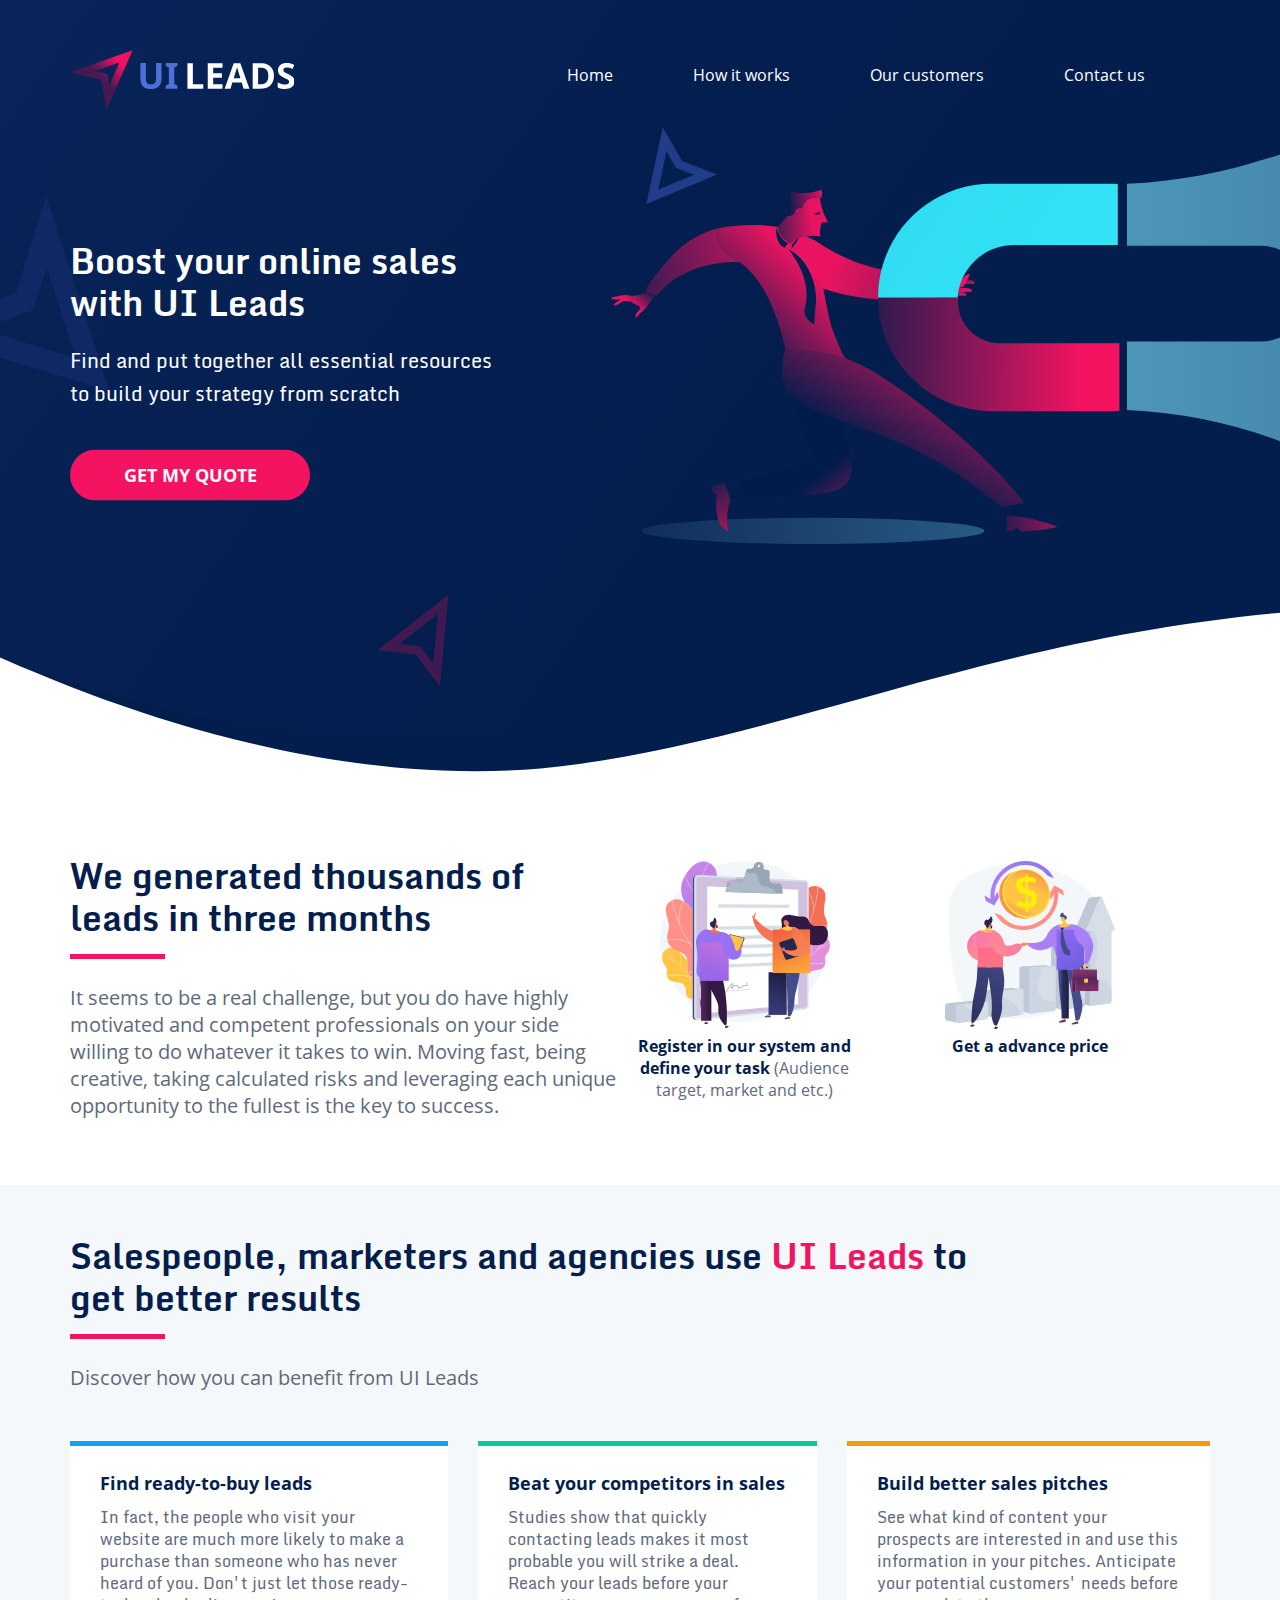
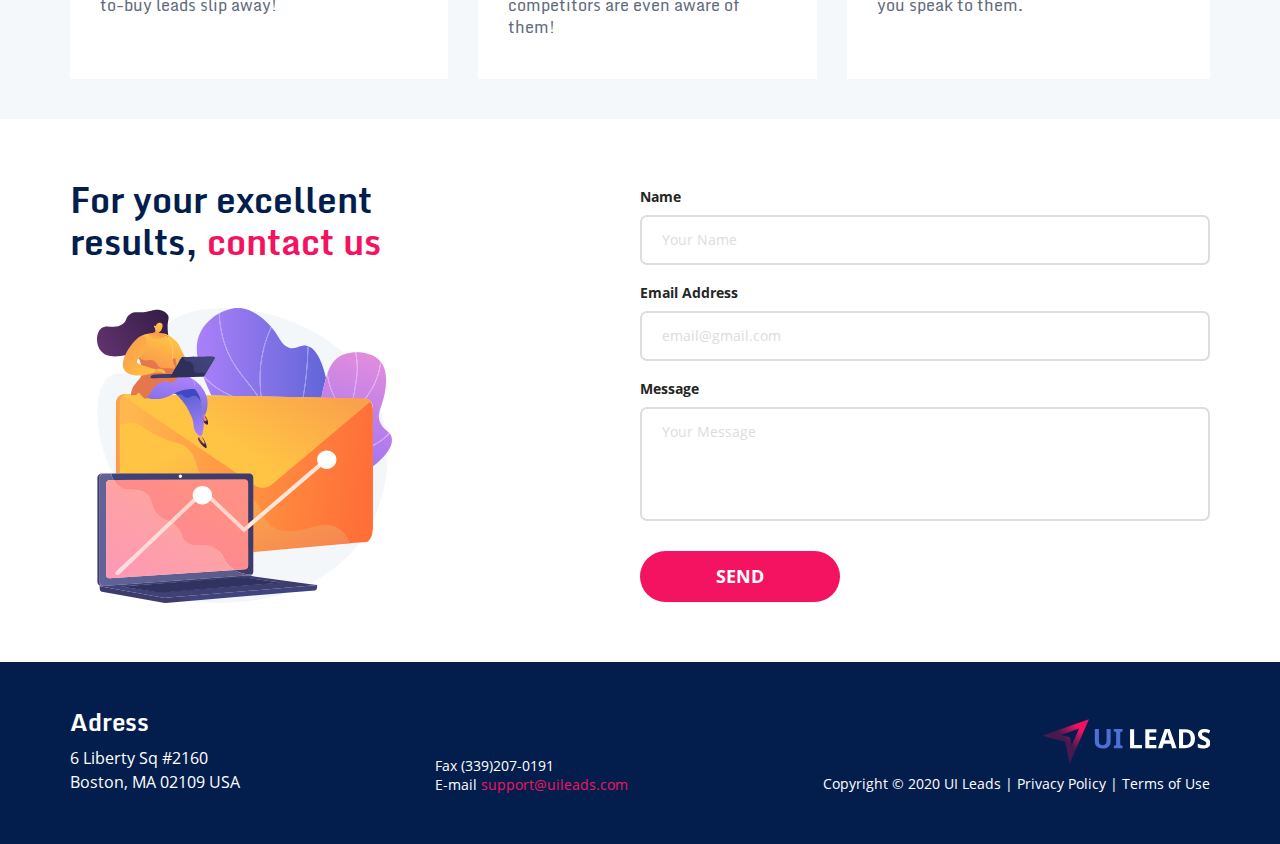
<file: index.html>
<!DOCTYPE html>
<html lang="en">
<head>
    <meta charset="utf-8"/>

    <title>UI Leads</title>
    <meta name="description" content="UI Leads"/>

    <meta name="viewport" content="width=device-width"/>
    <meta http-equiv="X-UA-Compatible" content="IE=Edge"/>

    <link rel="icon" href="img/favicon.png"/>
    <meta property="og:image" content="img/preview.jpg"/>
    <link rel="stylesheet" href="css/bootstrap.min.css"/>
    <link rel="stylesheet" href="css/normalize.css"/>
    <link rel="stylesheet" href="css/styles.css"/>
    <link rel="stylesheet" href="css/media.css"/>


</head>
<body>
<header>
    <div class="container__header fixed-top">
        <div class="container">
            <div class="header row">
                <div class="header__logo">
                    <a href="#">
                        <img class="header__logoimg" src="img/logo.svg" alt="UI Leads"/>
                    </a>
                </div>
                <nav class="header__nav">
                    <ul class="header__list-nav">
                        <li class="header__item">
                            <a href="#home__baner" class="header__link">Home</a>
                        </li>
                        <li class="header__item">
                            <a href="#services" class="header__link">How it works</a>
                        </li>
                        <li class="header__item">
                            <a href="#about" class="header__link">Our customers</a>
                        </li>
                        <li class="header__item">
                            <a href="#contacts" class="header__link">Contact us</a>
                        </li>
                    </ul>
                </nav>
                <div class="burger-menu">
                    <a href="#" class="burger-menu__button">
                        <span class="burger-menu__lines"></span>
                    </a>
                </div>
            </div>
        </div>

    </div>
</header>
<main class="home">
    <section class="home__baner" id="home__baner">
        <div class="container ">
            <div class="row caption__wrap">
                
                <div class="caption">
                    <h1 class="caption__title">
                        Boost your online sales with UI Leads
                    </h1>
                    <p class="caption__text">
                        Find and put together all essential resources to build your strategy from scratch
                    </p>
                    <button type="button" class="caption__btn btn">GET MY QUOTE</button>

                </div>
            </div>
        </div>
    </section>
    <section class="services container" id="services">
        <div class="row">
            <div class="services__left">
                <h2 class="title">We generated thousands of leads in three months</h2>
                <p class="description">
                    It seems to be a real challenge, but you do have highly motivated and competent professionals on your side willing to do whatever it takes to win. Moving fast, being creative, taking calculated risks and leveraging each unique opportunity to the fullest is the key to success.
                </p>
            </div>
            <ul class="services__right">
                <li class="services__item">
                    <img class="services__img" src="./img/ill_1.svg" alt="Register in our system and define your task (Audience target, market and etc.)">
                    <p class="services__description"><span>Register in our system and define your task</span> (Audience target, market and etc.)</p>
                </li>
                <li class="services__item">
                    <img class="services__img" src="./img/ill_2.svg" alt="Get a advance price (Audience target, market and etc.)">
                    <p class="services__description"><span>Get a advance price</span></p>
                </li>
            </ul>
            
        </div>
    </section>
    <section class="about" id="about">
        <div class="container">
            <div class="row">
                <h2 class="title">Salespeople, marketers and agencies use <span>UI Leads</span> to get better results</h2>
                <p class="description">
                    Discover how you can benefit from UI Leads
                </p>
            </div>
            <ul class="about__list row">
                <li class="about__item">
                    <h4>Find ready-to-buy leads</h4>
                    <p>In fact, the people who visit your website are much more likely to make a purchase than someone who has never heard of you. Don't just let those ready-to-buy leads slip away!</p>
                </li>
                <li class="about__item">
                    <h4>Beat your competitors in sales</h4>
                    <p>Studies show that quickly contacting leads makes it most probable you will strike a deal. Reach your leads before your competitors are even aware of them!</p>
                </li>
                <li class="about__item">
                    <h4>Build better sales pitches</h4>
                    <p>See what kind of content your prospects are interested in and use this information in your pitches. Anticipate your potential customers' needs before you speak to them.</p>
                </li>
            </ul>
        </div>
    </section> 
    <section class="contacts" id="contacts">
        <div class="container">
            <div class="row">
                <div class="contacts__left">
                    <h2 class="title">For your excellent results, <span>contact us</span></h2>
                    <img src="img/ill_contact.svg" alt="For beautiful results, contact us"/>
                </div>
                <form id="form__footer" class="form__footer">
                    <div class="form__group">
                        <label for="name" class="form__label">Name</label>
                        <input type="text" class="form__control" name="name" id="name" placeholder="Your Name"/>
                    </div>
                    <div class="form__group">
                        <label for="email">Email Address</label>
                        <input type="email" class="form__control" name="email" id="email" placeholder="email@gmail.com"/>
                    </div>
                    <div class="form__group">
                        <label for="mes">Message</label>
                        <textarea name="mes" id="mes" class="form__control" rows="5" placeholder="Your Message"></textarea>
                    </div>
                    <div class="form__box">
                        <button type="submit" id="form__btn" class="form__btn btn submit">
                            Send
                        </button>
                    </div>
                </form>
            </div>
        </div>        
    </section>  
    <div class="popup popup__login">
        <form id="form__login" class="form__login">
            <div class="btn__close">
                <svg width="30" height="30" viewBox="0 0 30 30" fill="none" xmlns="http://www.w3.org/2000/svg">
                    <circle cx="15" cy="15" r="15" fill="#DCDCDC"/>
                    <path fill-rule="evenodd" clip-rule="evenodd" d="M22.5247 8.38397L21.1745 7.00144L14.9493 13.3758L8.82109 7.10512L7.47046 8.48716L13.5991 14.7583L6.99756 21.518L8.34774 22.9005L14.9497 16.1404L21.6521 22.9986L23.0027 21.6165L16.2999 14.7579L22.5247 8.38397Z" fill="white"/>
                </svg>
            </div>  
            <h2 class="title">Log in</h2>
            <span>Enter your email and password to access your account </span>
            <div class="form__group">
                <label for="login__email">Email </label>
                <input type="text" class="form__control" name="login__email" id="login__email" placeholder="Your Email"/>
            </div>
            <div class="form__group">
                <label for="login__password">Password</label>
                <input type="password" class="form__control" name="login__password" id="login__password" placeholder="Your password"/>
            </div>
            <div class="form__box">
                <button type="submit" id="login__btn" class="form__btn btn submit">
                    Enter
                </button>
            </div>
            <p>If you don’t have an account, <a href="#" class="login__link">Registration</a></p>
        </form>
    </div>
    <div class="popup popup__registration">
        <form id="form__registration" class="form__registration">
            <div class="btn__close">
                <svg width="30" height="30" viewBox="0 0 30 30" fill="none" xmlns="http://www.w3.org/2000/svg">
                    <circle cx="15" cy="15" r="15" fill="#DCDCDC"/>
                    <path fill-rule="evenodd" clip-rule="evenodd" d="M22.5247 8.38397L21.1745 7.00144L14.9493 13.3758L8.82109 7.10512L7.47046 8.48716L13.5991 14.7583L6.99756 21.518L8.34774 22.9005L14.9497 16.1404L21.6521 22.9986L23.0027 21.6165L16.2999 14.7579L22.5247 8.38397Z" fill="white"/>
                </svg>
            </div>
            <h2 class="title">Registration</h2>  
            <span>Enter your name and email to send the request for registration </span>
            <div class="form__group">
                <label for="registration__name">Name</label>
                <input type="text" class="form__control" name="registration__name" id="registration__name" placeholder="Your Name"/>
            </div>
            <div class="form__group">
                <label for="registration__email">Email</label>
                <input type="text" class="form__control" name="registration__email" id="registration__email" placeholder="email@gmail.com"/>
            </div>
            <div class="form__box">
                <button type="submit" id="registration__btn" class="form__btn btn submit">
                    Send
                </button>
            </div>
        </form>
    </div>
    <div class="popup__owerlay"></div>
</main>
<footer class="footer">
    <div class="container">
        <div class="row">
            <div class="footer__left">
                <h3>Adress</h3>
                <p>
                    6 Liberty Sq #2160<br/> Boston, MA 02109 USA
                </p>
            </div>
            <div class="footer__center">
                <span class="description">Fax (339)207-0191</span>
                <span class="description">E-mail <a href="mailto:support@uileads.com">support@uileads.com</a></span>
                <span class="description">Copyright &#169; 2020 UI Leads | <a href="privacy-policy.html">Privacy Policy</a> | <a href="terms-and-conditions.html">Terms of Use</a></span>
            </div>
            <div class="footer__right">
                <div class="footer__logo">
                    <img src="img/logo-footer.svg" alt="UI Leads"/>
                </div>
                <span class="description">Copyright &#169; 2020 UI Leads | <a href="privacy-policy.html">Privacy Policy</a> | <a href="terms-and-conditions.html">Terms of Use</a></span>
            </div>            
        </div>
    </div>
</footer>
<!-- Bootstrap Core JavaScript -->
<script src="js/jquery-3.3.1.min.js"></script>
<script src="js/jquery.validate.min.js"></script>
<script src="js/popper.min.js"></script>
<script src="js/bootstrap.min.js"></script>
<script src="js/scripts.js"></script>
</body>
</html>
</file>
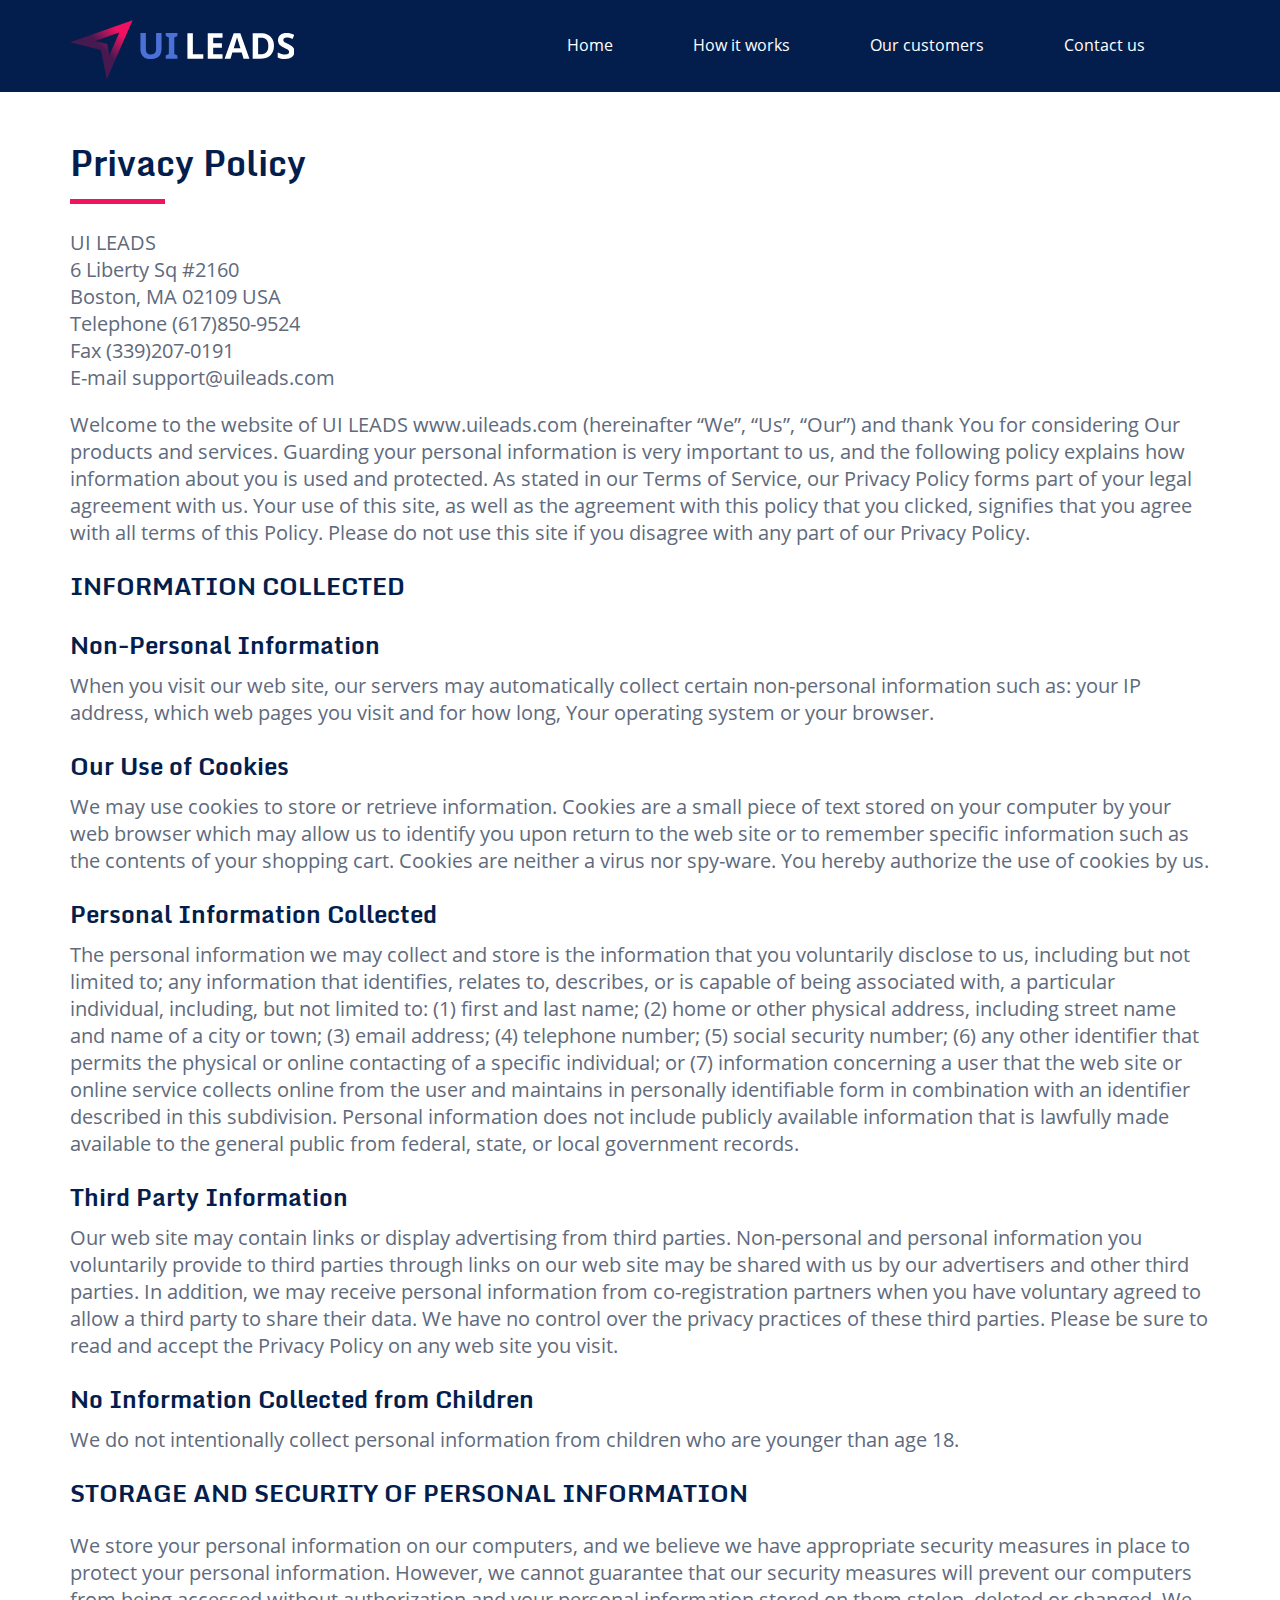
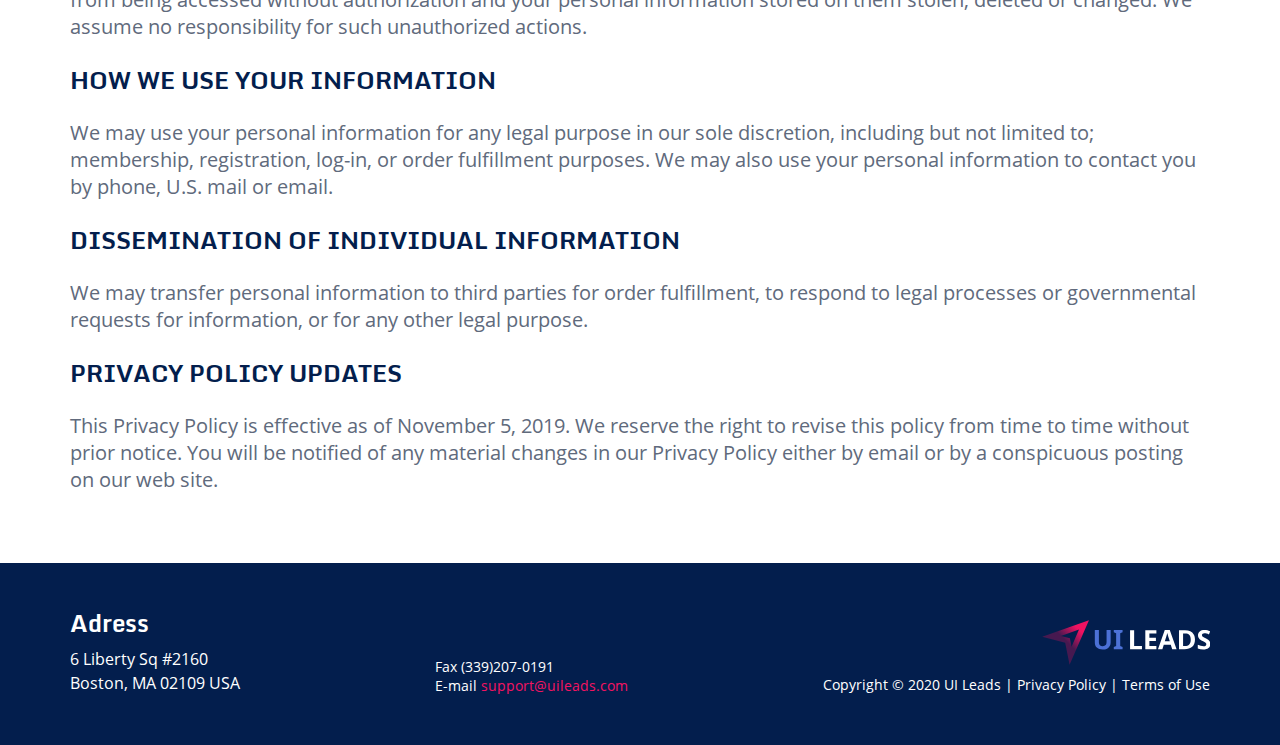
<file: privacy-policy.html>
<!DOCTYPE html>
<html lang="en">
<head>
    <meta charset="utf-8"/>

    <title>UI Leads Privacy Policy</title>
    <meta name="description" content="Privacy Policy"/>

    <meta name="viewport" content="width=device-width"/>
    <meta http-equiv="X-UA-Compatible" content="IE=Edge"/>

    <link rel="icon" href="img/favicon.png"/>
    <meta property="og:image" content="img/preview.jpg"/>
    <link rel="stylesheet" href="css/bootstrap.min.css"/>
    <link rel="stylesheet" href="css/normalize.css"/>
    <link rel="stylesheet" href="css/styles.css"/>
    <link rel="stylesheet" href="css/media.css"/>


</head>
<body>
<header class="inner">
    <div class="container__header fixed-top">
        <div class="container">
            <div class="header row">
                <div class="header__logo">
                    <a href="./index.html">
                        <img class="header__logoimg" src="img/logo.svg" alt="UI Leads"/>
                    </a>
                </div>
                <nav class="header__nav">
                    <ul class="header__list-nav">
                        <li class="header__item">
                            <a href="./index.html" class="header__link">Home</a>
                        </li>
                        <li class="header__item">
                            <a href="./index.html#services" class="header__link">How it works</a>
                        </li>
                        <li class="header__item">
                            <a href="./index.html#about" class="header__link">Our customers</a>
                        </li>
                        <li class="header__item">
                            <a href="./index.html#contacts" class="header__link">Contact us</a>
                        </li>
                    </ul>
                </nav>
                <div class="burger-menu">
                    <a href="#" class="burger-menu__button">
                        <span class="burger-menu__lines"></span>
                    </a>
                </div>
            </div>
        </div>
    </div>
</header>
<main class="content">
    <section class="container">
        <div class="row">
            <h1 class="title">Privacy Policy</h1>
            <p>
                UI LEADS<br/> 
                6 Liberty Sq #2160<br/>
                Boston, MA 02109 USA<br/>
                Telephone (617)850-9524<br/>
                Fax (339)207-0191<br/>
                E-mail support@uileads.com
            </p>
            <p>
                Welcome to the website of UI LEADS www.uileads.com (hereinafter “We”, “Us”, “Our”) and thank You for considering Our products and services. Guarding your personal information is very important to us, and the following policy explains how information about you is used and protected. As stated in our Terms of Service, our Privacy Policy forms part of your legal agreement with us. Your use of this site, as well as the agreement with this policy that you clicked, signifies that you agree with all terms of this Policy. Please do not use this site if you disagree with any part of our Privacy Policy.
            </p>
            <h2>INFORMATION COLLECTED</h2>        
            <h3>Non-Personal Information</h3>    
            <p>When you visit our web site, our servers may automatically collect certain non-personal information such as: your IP address, which web pages you visit and for how long, Your operating system or your browser.</p>
            <h3>Our Use of Cookies </h3>
            <p>We may use cookies to store or retrieve information. Cookies are a small piece of text stored on your computer by your web browser which may allow us to identify you upon return to the web site or to remember specific information such as the contents of your shopping cart. Cookies are neither a virus nor spy-ware. You hereby authorize the use of cookies by us. </p>
            <h3>Personal Information Collected </h3>
            <p>The personal information we may collect and store is the information that you voluntarily disclose to us, including but not limited to; any information that identifies, relates to, describes, or is capable of being associated with, a particular individual, including, but not limited to: (1) first and last name; (2) home or other physical address, including street name and name of a city or town; (3) email address; (4) telephone number; (5) social security number; (6) any other identifier that permits the physical or online contacting of a specific individual; or (7) information concerning a user that the web site or online service collects online from the user and maintains in personally identifiable form in combination with an identifier described in this subdivision. Personal information does not include publicly available information that is lawfully made available to the general public from federal, state, or local government records. </p>
            <h3>Third Party Information </h3>
            <p>Our web site may contain links or display advertising from third parties. Non-personal and personal information you voluntarily provide to third parties through links on our web site may be shared with us by our advertisers and other third parties. In addition, we may receive personal information from co-registration partners when you have voluntary agreed to allow a third party to share their data. We have no control over the privacy practices of these third parties. Please be sure to read and accept the Privacy Policy on any web site you visit. </p>
            <h3>No Information Collected from Children </h3>
            <p>We do not intentionally collect personal information from children who are younger than age 18. </p>
            <h2>STORAGE AND SECURITY OF PERSONAL INFORMATION</h2>
            <p>We store your personal information on our computers, and we believe we have appropriate security measures in place to protect your personal information. However, we cannot guarantee that our security measures will prevent our computers from being accessed without authorization and your personal information stored on them stolen, deleted or changed. We assume no responsibility for such unauthorized actions.</p>
            <h2>HOW WE USE YOUR INFORMATION </h2>
            <p>We may use your personal information for any legal purpose in our sole discretion, including but not limited to; membership, registration, log-in, or order fulfillment purposes. We may also use your personal information to contact you by phone, U.S. mail or email. </p>
            <h2>DISSEMINATION OF INDIVIDUAL INFORMATION </h2>
            <p>We may transfer personal information to third parties for order fulfillment, to respond to legal processes or governmental requests for information, or for any other legal purpose. </p>
            <h2>PRIVACY POLICY UPDATES </h2>
            <p>This Privacy Policy is effective as of November 5, 2019. We reserve the right to revise this policy from time to time without prior notice. You will be notified of any material changes in our Privacy Policy either by email or by a conspicuous posting on our web site. </p>

        </div>
    </section>
</main>
<footer class="footer">
    <div class="container">
        <div class="row">
            <div class="footer__left">
                <h3>Adress</h3>
                <p>
                    6 Liberty Sq #2160<br/> Boston, MA 02109 USA
                </p>
            </div>
            <div class="footer__center">
                <span class="description">Fax (339)207-0191</span>
                <span class="description">E-mail <a href="mailto:support@uileads.com">support@uileads.com</a></span>
                <span class="description">Copyright &#169; 2020 UI Leads | <a href="privacy-policy.html">Privacy Policy</a> | <a href="terms-and-conditions.html">Terms of Use</a></span>
            </div>
            <div class="footer__right">
                <div class="footer__logo">
                    <img src="img/logo-footer.svg" alt="UI Leads"/>
                </div>
                <span class="description">Copyright &#169; 2020 UI Leads | <a href="privacy-policy.html">Privacy Policy</a> | <a href="terms-and-conditions.html">Terms of Use</a></span>
            </div>          
        </div>
    </div>
</footer>
<!-- Bootstrap Core JavaScript -->
<script src="js/jquery-3.3.1.min.js"></script>
<script src="js/jquery.validate.min.js"></script>
<script src="js/popper.min.js"></script>
<script src="js/bootstrap.min.js"></script>
<script src="js/scripts.js"></script>
</body>
</html>
</file>
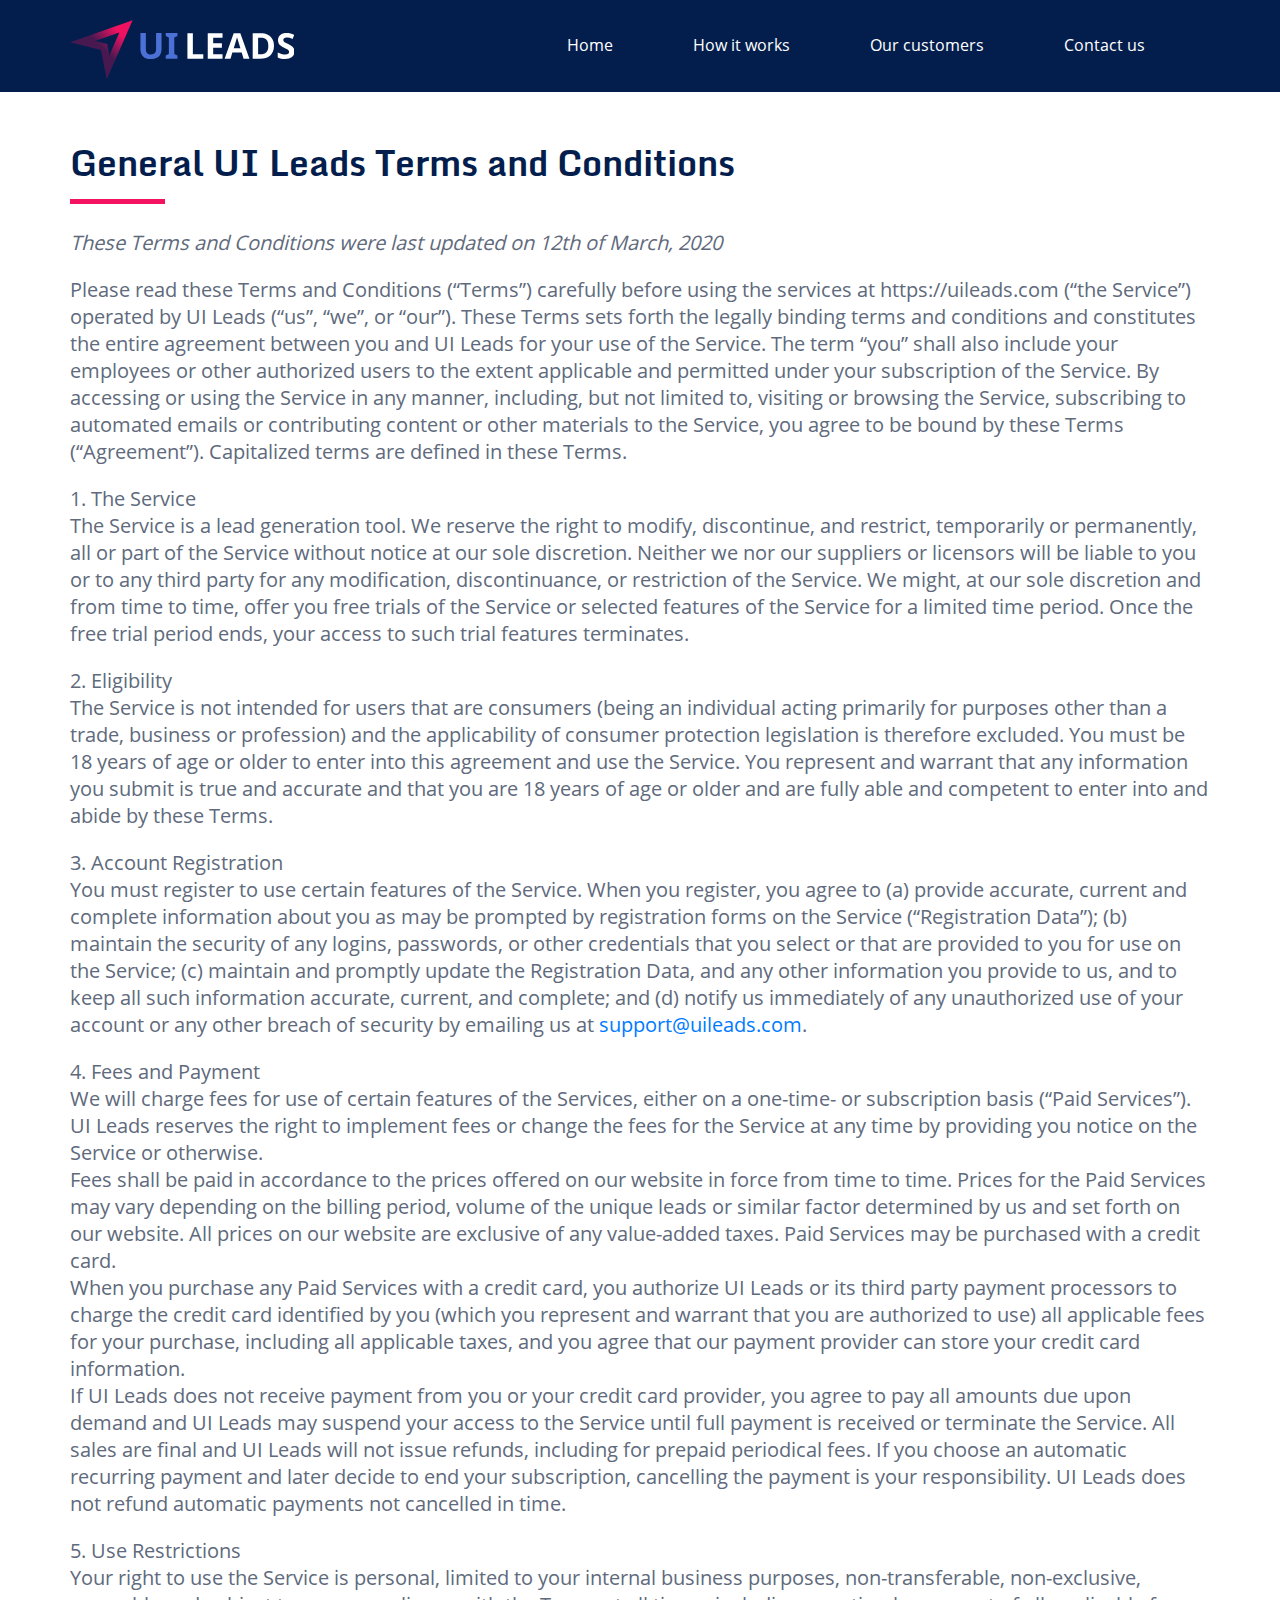
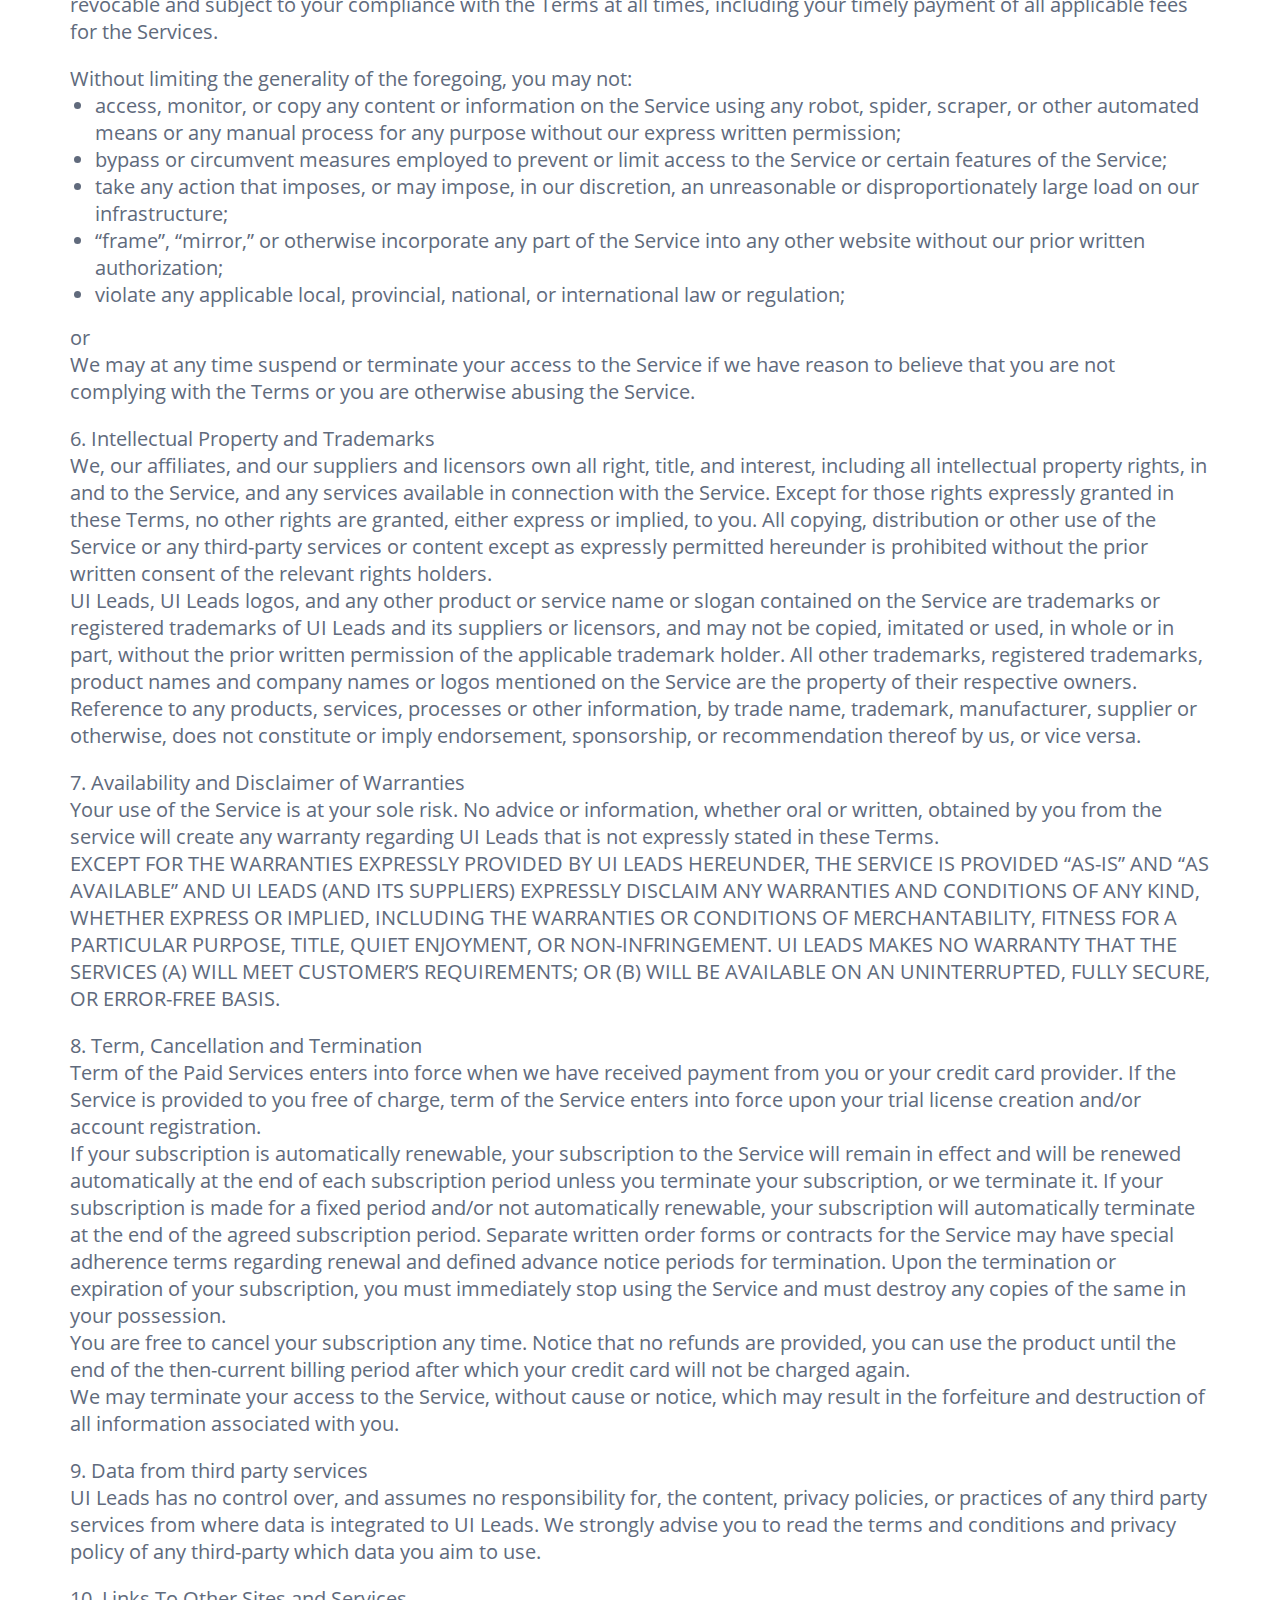
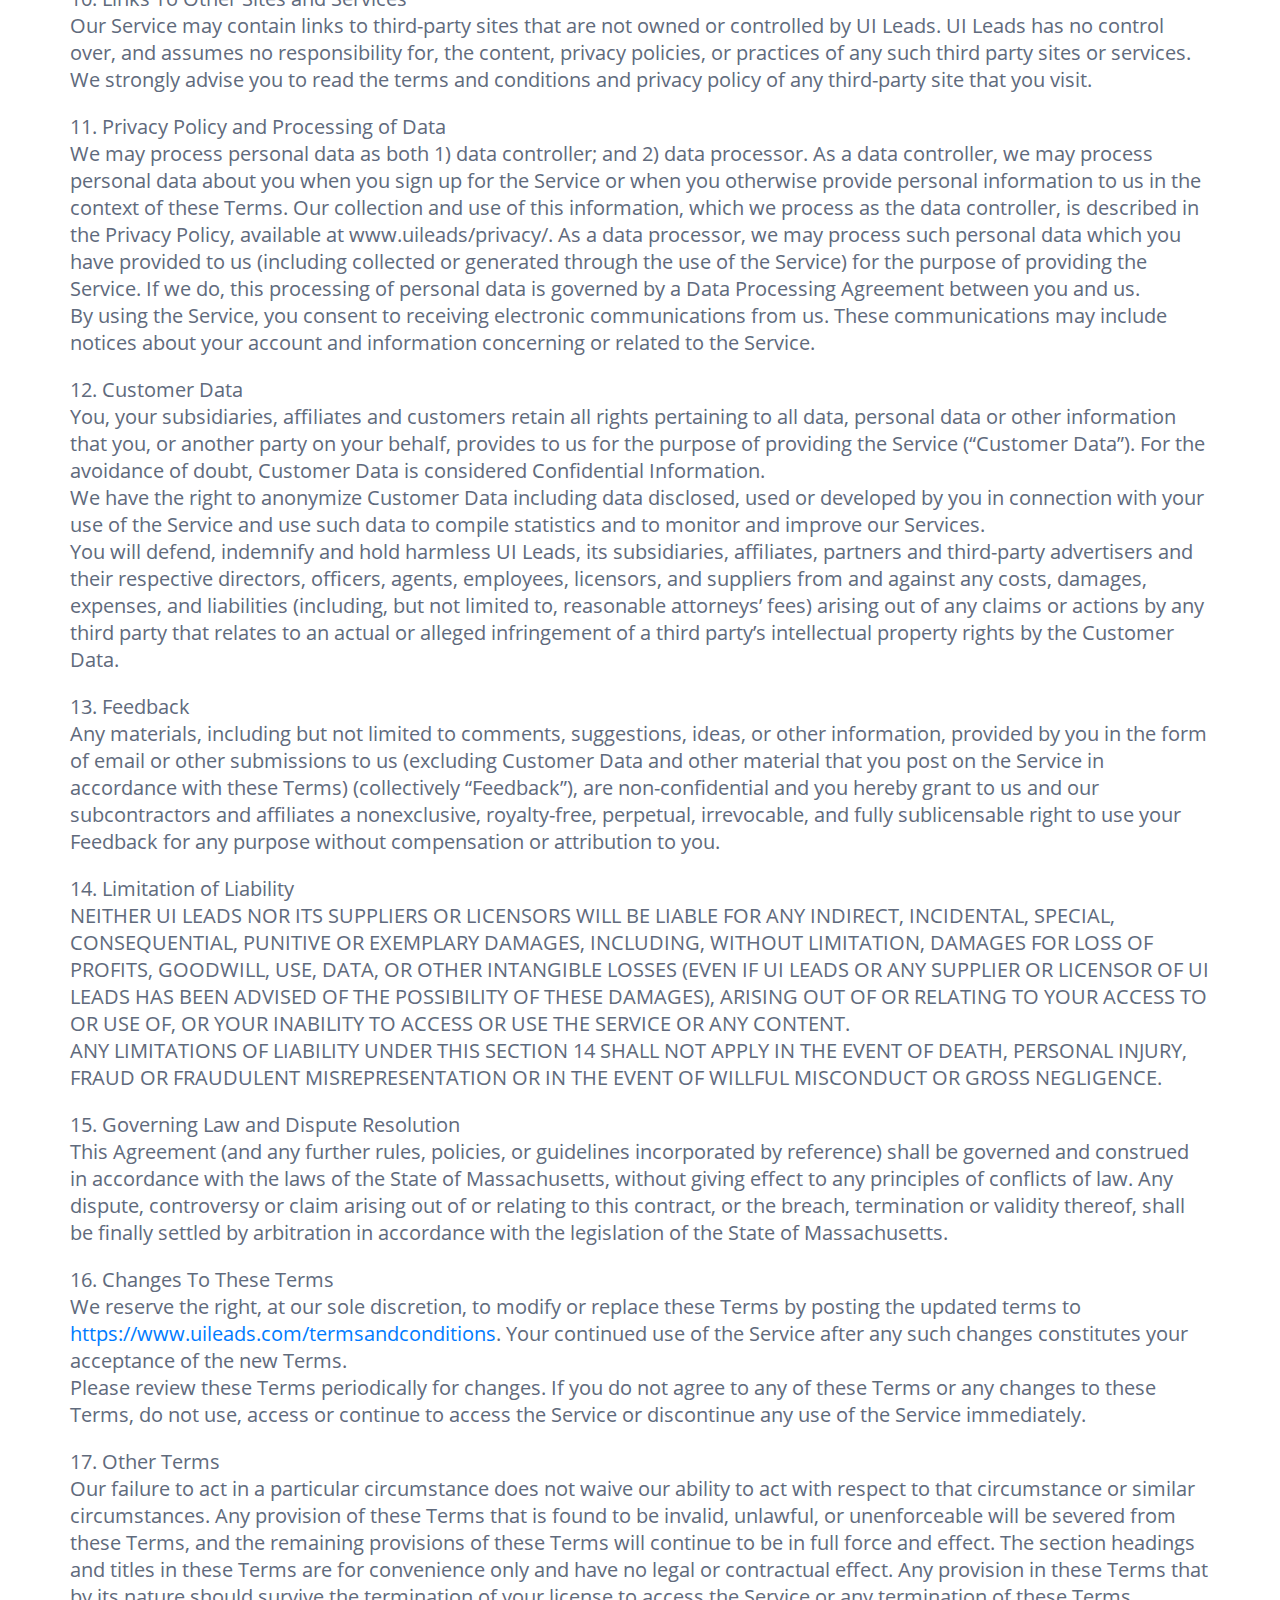
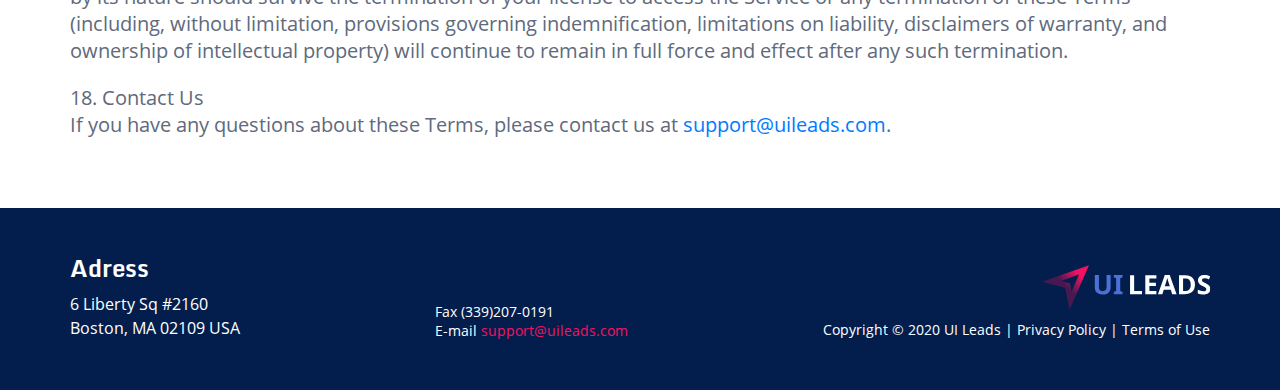
<file: terms-and-conditions.html>
<!DOCTYPE html>
<html lang="en">
<head>
    <meta charset="utf-8"/>

    <title>UI Leads TERMS AND CONDITIONS </title>
    <meta name="description" content="TERMS AND CONDITIONS "/>

    <meta name="viewport" content="width=device-width"/>
    <meta http-equiv="X-UA-Compatible" content="IE=Edge"/>

    <link rel="icon" href="img/favicon.png"/>
    <meta property="og:image" content="img/preview.jpg"/>
    <link rel="stylesheet" href="css/bootstrap.min.css"/>
    <link rel="stylesheet" href="css/normalize.css"/>
    <link rel="stylesheet" href="css/styles.css"/>
    <link rel="stylesheet" href="css/media.css"/>


</head>
<body>
<header class="inner">
    <div class="container__header fixed-top">
        <div class="container">
            <div class="header row">
                <div class="header__logo">
                    <a href="./index.html">
                        <img class="header__logoimg" src="img/logo.svg" alt="UI Leads"/>
                    </a>
                </div>
                <nav class="header__nav">
                    <ul class="header__list-nav">
                        <li class="header__item">
                            <a href="./index.html" class="header__link">Home</a>
                        </li>
                        <li class="header__item">
                            <a href="./index.html#services" class="header__link">How it works</a>
                        </li>
                        <li class="header__item">
                            <a href="./index.html#about" class="header__link">Our customers</a>
                        </li>
                        <li class="header__item">
                            <a href="./index.html#contacts" class="header__link">Contact us</a>
                        </li>
                    </ul>
                </nav>
                <div class="burger-menu">
                    <a href="#" class="burger-menu__button">
                        <span class="burger-menu__lines"></span>
                    </a>
                </div>
            </div>
        </div>
    </div>
</header>
<main class="content">
    <section class="container">
        <div class="row">
            <h1 class="title">General UI Leads Terms and Conditions </h1>
            <p>
                <em>These Terms and Conditions were last updated on 12th of March, 2020</em>
            </p>
            <p>Please read these Terms and Conditions (“Terms”) carefully before using the services at https://uileads.com (“the Service”) operated by UI Leads (“us”, “we”, or “our”). These Terms sets forth the legally binding terms and conditions and constitutes the entire agreement between you and UI Leads for your use of the Service. The term “you” shall also include your employees or other authorized users to the extent applicable and permitted under your subscription of the Service. 
By accessing or using the Service in any manner, including, but not limited to, visiting or browsing the Service, subscribing to automated emails or contributing content or other materials to the Service, you agree to be bound by these Terms (“Agreement”). Capitalized terms are defined in these Terms. </p>
            <span>1. The Service</span>
            <p>The Service is a lead generation tool. We reserve the right to modify, discontinue, and restrict, temporarily or permanently, all or part of the Service without notice at our sole discretion. Neither we nor our suppliers or licensors will be liable to you or to any third party for any modification, discontinuance, or restriction of the Service. We might, at our sole discretion and from time to time, offer you free trials of the Service or selected features of the Service for a limited time period. Once the free trial period ends, your access to such trial features terminates.</p>
            <span>2. Eligibility </span>
            <p>The Service is not intended for users that are consumers (being an individual acting primarily for purposes other than a trade, business or profession) and the applicability of consumer protection legislation is therefore excluded. You must be 18 years of age or older to enter into this agreement and use the Service. You represent and warrant that any information you submit is true and accurate and that you are 18 years of age or older and are fully able and competent to enter into and abide by these Terms. </p>
            <span>3. Account Registration </span>
            <p>You must register to use certain features of the Service. When you register, you agree to (a) provide accurate, current and complete information about you as may be prompted by registration forms on the Service (“Registration Data”); (b) maintain the security of any logins, passwords, or other credentials that you select or that are provided to you for use on the Service; (c) maintain and promptly update the Registration Data, and any other information you provide to us, and to keep all such information accurate, current, and complete; and (d) notify us immediately of any unauthorized use of your account or any other breach of security by emailing us at <a href="mailto:support@uileads.com">support@uileads.com</a>. </p>
            <span>4. Fees and Payment </span>
            <p>We will charge fees for use of certain features of the Services, either on a one-time- or subscription basis (“Paid Services”). UI Leads reserves the right to implement fees or change the fees for the Service at any time by providing you notice on the Service or otherwise. 

                <br/>Fees shall be paid in accordance to the prices offered on our website in force from time to time. Prices for the Paid Services may vary depending on the billing period, volume of the unique leads or similar factor determined by us and set forth on our website. All prices on our website are exclusive of any value-added taxes. Paid Services may be purchased with a credit card. 
                
                <br/>When you purchase any Paid Services with a credit card, you authorize UI Leads or its third party payment processors to charge the credit card identified by you (which you represent and warrant that you are authorized to use) all applicable fees for your purchase, including all applicable taxes, and you agree that our payment provider can store your credit card information. 
                
                <br/>If UI Leads does not receive payment from you or your credit card provider, you agree to pay all amounts due upon demand and UI Leads may suspend your access to the Service until full payment is received or terminate the Service. All sales are final and UI Leads will not issue refunds, including for prepaid periodical fees. If you choose an automatic recurring payment and later decide to end your subscription, cancelling the payment is your responsibility. UI Leads does not refund automatic payments not cancelled in time. </p>
            <span>5. Use Restrictions </span>
            <p>Your right to use the Service is personal, limited to your internal business purposes, non-transferable, non-exclusive, revocable and subject to your compliance with the Terms at all times, including your timely payment of all applicable fees for the Services.</p>
            <span>Without limiting the generality of the foregoing, you may not:</span>
            <ul>
                <li>access, monitor, or copy any content or information on the Service using any robot, spider, scraper, or other automated means or any manual process for any purpose without our express written permission; </li>
                <li>bypass or circumvent measures employed to prevent or limit access to the Service or certain features of the Service; </li>
                <li>take any action that imposes, or may impose, in our discretion, an unreasonable or disproportionately large load on our infrastructure; </li>
                <li>“frame”, “mirror,” or otherwise incorporate any part of the Service into any other website without our prior written authorization; </li>
                <li>violate any applicable local, provincial, national, or international law or regulation; </li>
            </ul>
            <span>or </span>
            <p>We may at any time suspend or terminate your access to the Service if we have reason to believe that you are not complying with the Terms or you are otherwise abusing the Service. </p>
            <span>6. Intellectual Property and Trademarks </span>
            <p>We, our affiliates, and our suppliers and licensors own all right, title, and interest, including all intellectual property rights, in and to the Service, and any services available in connection with the Service. Except for those rights expressly granted in these Terms, no other rights are granted, either express or implied, to you. All copying, distribution or other use of the Service or any third-party services or content except as expressly permitted hereunder is prohibited without the prior written consent of the relevant rights holders. 

            <br/>UI Leads, UI Leads logos, and any other product or service name or slogan contained on the Service are trademarks or registered trademarks of UI Leads and its suppliers or licensors, and may not be copied, imitated or used, in whole or in part, without the prior written permission of the applicable trademark holder. All other trademarks, registered trademarks, product names and company names or logos mentioned on the Service are the property of their respective owners. Reference to any products, services, processes or other information, by trade name, trademark, manufacturer, supplier or otherwise, does not constitute or imply endorsement, sponsorship, or recommendation thereof by us, or vice versa.</p>
            <span>7. Availability and Disclaimer of Warranties </span>
            <p>Your use of the Service is at your sole risk. No advice or information, whether oral or written, obtained by you from the service will create any warranty regarding UI Leads that is not expressly stated in these Terms. <br/>

                EXCEPT FOR THE WARRANTIES EXPRESSLY PROVIDED BY UI LEADS HEREUNDER, THE SERVICE IS PROVIDED “AS-IS” AND “AS AVAILABLE” AND UI LEADS (AND ITS SUPPLIERS) EXPRESSLY DISCLAIM ANY WARRANTIES AND CONDITIONS OF ANY KIND, WHETHER EXPRESS OR IMPLIED, INCLUDING THE WARRANTIES OR CONDITIONS OF MERCHANTABILITY, FITNESS FOR A PARTICULAR PURPOSE, TITLE, QUIET ENJOYMENT, OR NON-INFRINGEMENT. UI LEADS MAKES NO WARRANTY THAT THE SERVICES (A) WILL MEET CUSTOMER’S REQUIREMENTS; OR (B) WILL BE AVAILABLE ON AN UNINTERRUPTED, FULLY SECURE, OR ERROR-FREE BASIS. </p>
            <span>8. Term, Cancellation and Termination</span>
            <p>Term of the Paid Services enters into force when we have received payment from you or your credit card provider. If the Service is provided to you free of charge, term of the Service enters into force upon your trial license creation and/or account registration.<br/>

                If your subscription is automatically renewable, your subscription to the Service will remain in effect and will be renewed automatically at the end of each subscription period unless you terminate your subscription, or we terminate it. If your subscription is made for a fixed period and/or not automatically renewable, your subscription will automatically terminate at the end of the agreed subscription period. Separate written order forms or contracts for the Service may have special adherence terms regarding renewal and defined advance notice periods for termination. Upon the termination or expiration of your subscription, you must immediately stop using the Service and must destroy any copies of the same in your possession. <br/>
                
                You are free to cancel your subscription any time. Notice that no refunds are provided, you can use the product until the end of the then-current billing period after which your credit card will not be charged again. <br/>
                
                We may terminate your access to the Service, without cause or notice, which may result in the forfeiture and destruction of all information associated with you. </p>
            
            <span>9. Data from third party services</span>
            <p>UI Leads has no control over, and assumes no responsibility for, the content, privacy policies, or practices of any third party services from where data is integrated to UI Leads. We strongly advise you to read the terms and conditions and privacy policy of any third-party which data you aim to use. </p>
            <span>10. Links To Other Sites and Services </span>
            <p>Our Service may contain links to third-party sites that are not owned or controlled by UI Leads. UI Leads has no control over, and assumes no responsibility for, the content, privacy policies, or practices of any such third party sites or services. We strongly advise you to read the terms and conditions and privacy policy of any third-party site that you visit. </p>
            <span>11. Privacy Policy and Processing of Data </span>
            <p>We may process personal data as both 1) data controller; and 2) data processor. 

                As a data controller, we may process personal data about you when you sign up for the Service or when you otherwise provide personal information to us in the context of these Terms. Our collection and use of this information, which we process as the data controller, is described in the Privacy Policy, available at www.uileads/privacy/. 
                
                As a data processor, we may process such personal data which you have provided to us (including collected or generated through the use of the Service) for the purpose of providing the Service. If we do, this processing of personal data is governed by a Data Processing Agreement between you and us. <br/>
                
                By using the Service, you consent to receiving electronic communications from us. These communications may include notices about your account and information concerning or related to the Service. </p>
            <span>12. Customer Data </span>
            <p>You, your subsidiaries, affiliates and customers retain all rights pertaining to all data, personal data or other information that you, or another party on your behalf, provides to us for the purpose of providing the Service (“Customer Data”). For the avoidance of doubt, Customer Data is considered Confidential Information. <br/>

                We have the right to anonymize Customer Data including data disclosed, used or developed by you in connection with your use of the Service and use such data to compile statistics and to monitor and improve our Services. <br/>
                
                You will defend, indemnify and hold harmless UI Leads, its subsidiaries, affiliates, partners and third-party advertisers and their respective directors, officers, agents, employees, licensors, and suppliers from and against any costs, damages, expenses, and liabilities (including, but not limited to, reasonable attorneys’ fees) arising out of any claims or actions by any third party that relates to an actual or alleged infringement of a third party’s intellectual property rights by the Customer Data. </p>
            <span>13. Feedback </span>
            <p>Any materials, including but not limited to comments, suggestions, ideas, or other information, provided by you in the form of email or other submissions to us (excluding Customer Data and other material that you post on the Service in accordance with these Terms) (collectively “Feedback”), are non-confidential and you hereby grant to us and our subcontractors and affiliates a nonexclusive, royalty-free, perpetual, irrevocable, and fully sublicensable right to use your Feedback for any purpose without compensation or attribution to you. </p>
            <span>14. Limitation of Liability </span>
            <p>NEITHER UI LEADS NOR ITS SUPPLIERS OR LICENSORS WILL BE LIABLE FOR ANY INDIRECT, INCIDENTAL, SPECIAL, CONSEQUENTIAL, PUNITIVE OR EXEMPLARY DAMAGES, INCLUDING, WITHOUT LIMITATION, DAMAGES FOR LOSS OF PROFITS, GOODWILL, USE, DATA, OR OTHER INTANGIBLE LOSSES (EVEN IF UI LEADS OR ANY SUPPLIER OR LICENSOR OF UI LEADS HAS BEEN ADVISED OF THE POSSIBILITY OF THESE DAMAGES), ARISING OUT OF OR RELATING TO YOUR ACCESS TO OR USE OF, OR YOUR INABILITY TO ACCESS OR USE THE SERVICE OR ANY CONTENT. <br/>

                ANY LIMITATIONS OF LIABILITY UNDER THIS SECTION 14 SHALL NOT APPLY IN THE EVENT OF DEATH, PERSONAL INJURY, FRAUD OR FRAUDULENT MISREPRESENTATION OR IN THE EVENT OF WILLFUL MISCONDUCT OR GROSS NEGLIGENCE. </p>
            <span>15. Governing Law and Dispute Resolution </span>
            <p>This Agreement (and any further rules, policies, or guidelines incorporated by reference) shall be governed and construed in accordance with the laws of the State of Massachusetts, without giving effect to any principles of conflicts of law. Any dispute, controversy or claim arising out of or relating to this contract, or the breach, termination or validity thereof, shall be finally settled by arbitration in accordance with the legislation of the State of Massachusetts. </p>
            <span>16. Changes To These Terms </span>
            <p>We reserve the right, at our sole discretion, to modify or replace these Terms by posting the updated terms to <a href="https://www.uileads.com/termsandconditions">https://www.uileads.com/termsandconditions</a>. Your continued use of the Service after any such changes constitutes your acceptance of the new Terms. <br/>

                Please review these Terms periodically for changes. If you do not agree to any of these Terms or any changes to these Terms, do not use, access or continue to access the Service or discontinue any use of the Service immediately. </p>
            <span>17. Other Terms </span>
            <p>Our failure to act in a particular circumstance does not waive our ability to act with respect to that circumstance or similar circumstances. Any provision of these Terms that is found to be invalid, unlawful, or unenforceable will be severed from these Terms, and the remaining provisions of these Terms will continue to be in full force and effect. The section headings and titles in these Terms are for convenience only and have no legal or contractual effect. Any provision in these Terms that by its nature should survive the termination of your license to access the Service or any termination of these Terms (including, without limitation, provisions governing indemnification, limitations on liability, disclaimers of warranty, and ownership of intellectual property) will continue to remain in full force and effect after any such termination. </p>
            <span>18. Contact Us </span>
            <p>If you have any questions about these Terms, please contact us at <a href="mailto:support@uileads.com"> support@uileads.com</a>. </p>


        </div>
    </section>
</main>
<footer class="footer">
    <div class="container">
        <div class="row">
            <div class="footer__left">
                <h3>Adress</h3>
                <p>
                    6 Liberty Sq #2160<br/> Boston, MA 02109 USA
                </p>
            </div>
            <div class="footer__center">
                <span class="description">Fax (339)207-0191</span>
                <span class="description">E-mail <a href="mailto:support@uileads.com">support@uileads.com</a></span>
                <span class="description">Copyright &#169; 2020 UI Leads | <a href="privacy-policy.html">Privacy Policy</a> | <a href="">Terms of Use</a></span>
            </div>
            <div class="footer__right">
                <div class="footer__logo">
                    <img src="img/logo-footer.svg" alt="UI Leads"/>
                </div>
                <span class="description">Copyright &#169; 2020 UI Leads | <a href="privacy-policy.html">Privacy Policy</a> | <a href="">Terms of Use</a></span>
            </div>          
        </div>
    </div>
</footer>
<!-- Bootstrap Core JavaScript -->
<script src="js/jquery-3.3.1.min.js"></script>
<script src="js/jquery.validate.min.js"></script>
<script src="js/popper.min.js"></script>
<script src="js/bootstrap.min.js"></script>
<script src="js/scripts.js"></script>
</body>
</html>
</file>
<file: css/styles.css>
/* monda-regular - latin */
@font-face {
    font-family: 'Monda';
    font-style: normal;
    font-weight: 400;
    src: url('../fonts/monda-v9-latin-regular.eot'); /* IE9 Compat Modes */
    src: local('Monda Regular'), local('Monda-Regular'),
         url('../fonts/monda-v9-latin-regular.eot?#iefix') format('embedded-opentype'), /* IE6-IE8 */
         url('../fonts/monda-v9-latin-regular.woff2') format('woff2'), /* Super Modern Browsers */
         url('../fonts/monda-v9-latin-regular.woff') format('woff'), /* Modern Browsers */
         url('../fonts/monda-v9-latin-regular.ttf') format('truetype'), /* Safari, Android, iOS */
         url('../fonts/monda-v9-latin-regular.svg#Monda') format('svg'); /* Legacy iOS */
  }
  /* monda-700 - latin */
  @font-face {
    font-family: 'Monda';
    font-style: normal;
    font-weight: 700;
    src: url('../fonts/monda-v9-latin-700.eot'); /* IE9 Compat Modes */
    src: local('Monda Bold'), local('Monda-Bold'),
         url('../fonts/monda-v9-latin-700.eot?#iefix') format('embedded-opentype'), /* IE6-IE8 */
         url('../fonts/monda-v9-latin-700.woff2') format('woff2'), /* Super Modern Browsers */
         url('../fonts/monda-v9-latin-700.woff') format('woff'), /* Modern Browsers */
         url('../fonts/monda-v9-latin-700.ttf') format('truetype'), /* Safari, Android, iOS */
         url('../fonts/monda-v9-latin-700.svg#Monda') format('svg'); /* Legacy iOS */
  }
  /* open-sans-regular - latin */
@font-face {
    font-family: 'Open Sans';
    font-style: normal;
    font-weight: 400;
    src: url('../fonts/open-sans-v17-latin-regular.eot'); /* IE9 Compat Modes */
    src: local('Open Sans Regular'), local('OpenSans-Regular'),
         url('../fonts/open-sans-v17-latin-regular.eot?#iefix') format('embedded-opentype'), /* IE6-IE8 */
         url('../fonts/open-sans-v17-latin-regular.woff2') format('woff2'), /* Super Modern Browsers */
         url('../fonts/open-sans-v17-latin-regular.woff') format('woff'), /* Modern Browsers */
         url('../fonts/open-sans-v17-latin-regular.ttf') format('truetype'), /* Safari, Android, iOS */
         url('../fonts/open-sans-v17-latin-regular.svg#OpenSans') format('svg'); /* Legacy iOS */
  }
  /* open-sans-700 - latin */
  @font-face {
    font-family: 'Open Sans';
    font-style: normal;
    font-weight: 700;
    src: url('../fonts/open-sans-v17-latin-700.eot'); /* IE9 Compat Modes */
    src: local('Open Sans Bold'), local('OpenSans-Bold'),
         url('../fonts/open-sans-v17-latin-700.eot?#iefix') format('embedded-opentype'), /* IE6-IE8 */
         url('../fonts/open-sans-v17-latin-700.woff2') format('woff2'), /* Super Modern Browsers */
         url('../fonts/open-sans-v17-latin-700.woff') format('woff'), /* Modern Browsers */
         url('../fonts/open-sans-v17-latin-700.ttf') format('truetype'), /* Safari, Android, iOS */
         url('../fonts/open-sans-v17-latin-700.svg#OpenSans') format('svg'); /* Legacy iOS */
  }

body {
    font-family: "Monda", sans-serif;
    font-size: 16px;
    line-height: 22px;
    color: #606A7C;
}

main {
    overflow: hidden;
    position: relative;
}

.btn {
    font-family: "Open Sans", sans-serif;
    font-weight: 700;
    font-size: 18px;
    line-height: 25px;
    text-align: center;
    text-transform: uppercase;
    color: #FFFFFF;
    background: #F31361;
    border-radius: 30px;
    padding: 12px 0px;
    width: 240px;
    cursor: pointer;
}

.btn:hover, .btn:active {
    background: #C50E4E;
}
.content {
    margin-top: 92px;
    padding: 50px 0;
}
.content .title {
    font-family: "Monda", sans-serif;
    font-weight: 700;
    font-size: 35px;
    line-height: 42px;
    text-align: left;
    margin: 0 0 45px;
    white-space: pre-wrap;
    color: #031E4D;
    position: relative;
    width: 100%;
}
.content .title::before {
    position: absolute;
    content: '';
    left: 0;
    bottom: -20px;
    background: #F31361;
    width: 95px;
    height: 5px;

}
.content h2 {    
    width: 100%;
    margin-bottom: 20px;    
    font-family: "Monda", sans-serif;
    font-weight: 700;
    font-size: 24px;
    line-height: 39px;
    color: #031E4D;
    text-transform: uppercase;
}
.content h3 {         
    width: 100%;
    font-weight: 700;
    font-size: 24px;
    line-height: 39px;
    color: #031E4D;
}
.content span {      
    width: 100%;
    font-family: "Open Sans", sans-serif;
    font-weight: 400;
    font-size: 20px;
    line-height: 27px;
    color: #606A7C;
}
.content ul {
    margin-left: 25px;
}
.content ul li {
    list-style: disc;    
    font-family: "Open Sans", sans-serif;
    font-weight: 400;
    font-size: 20px;
    line-height: 27px;
    color: #606A7C;
}
.content p {    
    width: 100%;
    font-family: "Open Sans", sans-serif;
    font-weight: 400;
    font-size: 20px;
    line-height: 27px;
    color: #606A7C;
    margin-bottom: 20px;
}
.title {
    font-family: "Monda", sans-serif;
    font-weight: 700;
    font-size: 35px;
    line-height: 42px;
    text-align: left;
    margin: 0 0 45px;
    white-space: pre-wrap;
    color: #031E4D;
    position: relative;
}
.title::before {
    position: absolute;
    content: '';
    left: 0;
    bottom: -20px;
    background: #F31361;
    width: 95px;
    height: 5px;

}

.container__header {
    background: transparent;
}

.container__header.fixed-top {
    position: absolute;
    top: 0;
    right: 0;
    left: 0;
    z-index: 1030;
    -webkit-transition: all 0.2s linear;
    -o-transition: all 0.2s linear;
    transition: all 0.2s linear;
}
.container__header.fixed-top.scrolled {
    position: fixed;
    background: #031E4D;
    border-bottom: 2px solid #031E4D;
    -webkit-transition: all 0.2s linear;
    -o-transition: all 0.2s linear;
    transition: all 0.2s linear;
}

.scrolled .header__logo {
    padding: 0px;
}
.scrolled .header__logoimg {
    width: 150px;
}
.scrolled .header__link {
    color: #fff;
    -webkit-transition: all 0.2s linear;
    -o-transition: all 0.2s linear;
    transition: all 0.2s linear;
}
.scrolled .header__link:hover {
    color: #fff;
    -webkit-transition: all 0.2s linear;
    -o-transition: all 0.2s linear;
    transition: all 0.2s linear;
}
.inner .container__header.fixed-top {
    background: #031E4D;
    border-bottom: 2px solid #031E4D;
}
.inner .header__logo {
    padding: 0;
}

.header {
    display: -webkit-box;
    display: -ms-flexbox;
    display: flex;
    -webkit-box-pack: justify;
        -ms-flex-pack: justify;
            justify-content: space-between;
    -webkit-box-align: center;
        -ms-flex-align: center;
            align-items: center;
    position: relative;
}

.header__logo {
    padding: 30px 0;
}

.header__logoimg {
    width: 224px;
}

.header__nav {
    position: relative;
    display: -webkit-box;
    display: -ms-flexbox;
    display: flex;
    -webkit-box-pack: end;
        -ms-flex-pack: end;
            justify-content: flex-end;
    -webkit-box-align: center;
        -ms-flex-align: center;
            align-items: center;
}

.header__list-nav {
    display: -webkit-box;
    display: -ms-flexbox;
    display: flex;
    -webkit-box-pack: justify;
        -ms-flex-pack: justify;
            justify-content: space-between;
    -webkit-box-align: center;
        -ms-flex-align: center;
            align-items: center;
    margin: 0 25px 0 0;
    list-style: none;

}

.header__item {
    padding: 0 40px 0px;
}

.header__link {
    font-family: "Open Sans", sans-serif;
    font-weight: 400;
    font-size: 16px;
    line-height: 22px;
    text-align: center;
    color: #fff;
    text-decoration: none;
    -webkit-transition: all 0.2s linear;
    -o-transition: all 0.2s linear;
    transition: all 0.2s linear;
    position: relative;
}

.header__link:hover,
.header__link:focus,
.header__link:active {
    color: #f2f2f2;
    text-decoration: none;
    -webkit-transition: all 0.2s linear;
    -o-transition: all 0.2s linear;
    transition: all 0.2s linear;
}

.home__baner {
    background-image: url(../img/top_bg_pic_1920.svg);
    background-position: top left;
    background-repeat: no-repeat;
    background-size: cover;
    margin-top: 0px;
    min-height: 805px;
}

.home__img__mobile {
    display: none;
}

.burger-menu {
    position: absolute;
    top: 50px;
    right: 0px;
}
.container__header.fixed-top.scrolled .burger-menu{
    top: 1px;
}
.burger-menu__button {
    display: none;
    position: relative;
    width: 59px;
    height: 59px;
    cursor: pointer;
    z-index: 1000;
    background: transparent;
}

.burger-menu__lines {
    position: absolute;
    width: 30px;
    height: 2px;
    top: 47%;
    right: 50%;
    -webkit-transform: translate(50%);
    -ms-transform: translate(50%);
    transform: translate(50%);
    background-color: #fff;
}
.container__header.fixed-top.scrolled .burger-menu__lines,.container__header.fixed-top.scrolled .burger-menu__lines:before, .container__header.fixed-top.scrolled .burger-menu__lines:after{
    background-color: #031E4D;
}

.burger-menu__lines::before {
    content: "";
    position: absolute;
    width: 30px;
    height: 2px;
    background-color: #fff;
    top: 7px;
}

.burger-menu.is-active .burger-menu__lines {
    background-color: transparent;
}

.burger-menu.is-active .burger-menu__lines:before {
    top: 0;
    -webkit-transform: rotate(45deg);
    -ms-transform: rotate(45deg);
    transform: rotate(45deg);
    background-color: #fff;
}

.burger-menu__lines::after {
    content: "";
    position: absolute;
    width: 30px;
    height: 2px;
    background-color: #fff;
    top: -7px;
}

.burger-menu.is-active .burger-menu__lines:after {
    top: 0;
    -webkit-transform: rotate(-45deg);
    -ms-transform: rotate(-45deg);
    transform: rotate(-45deg);
    background-color: #fff;
}

.caption__wrap {
    position: relative;
    -webkit-box-pack: end;
        -ms-flex-pack: end;
            justify-content: flex-end;
    -webkit-box-align: end;
        -ms-flex-align: end;
            align-items: flex-end;
    height: 740px;
}

.caption {
    position: absolute;
    top: 50%;
    left: 0%;
    -webkit-transform: translate(0%, -50%);
        -ms-transform: translate(0%, -50%);
            transform: translate(0%, -50%);
}

.caption__title {
    font-family: "Monda", sans-serif;
    font-weight: 700;
    font-size: 35px;
    line-height: 42px;
    color: #fff;
    margin-bottom: 20px;
    max-width: 430px;
}

.caption__text {
    font-family: "Monda", sans-serif;
    font-weight: 400;
    font-size: 20px;
    line-height: 33px;
    color: #fff;
    margin-bottom: 40px;
    max-width: 445px;
}

.services {
    text-align: center;
    padding-bottom: 50px;
    padding-top: 50px;
}
.services .row {
    -ms-flex-wrap: nowrap;
        flex-wrap: nowrap;
}
.services__left {
    width: 48%;
}

.services__left .title {
    width: 100%;
}
.services__left .description {
    font-family: "Open Sans", sans-serif;
    font-weight: 400;
    font-size: 20px;
    line-height: 27px;
    text-align: left;
    color: #606A7C;
}

.services__right {
    width: 48%;
    display: -webkit-box;
    display: -ms-flexbox;
    display: flex;
    -webkit-box-align: start;
        -ms-flex-align: start;
            align-items: flex-start;
    -webkit-box-pack: start;
        -ms-flex-pack: start;
            justify-content: flex-start;
}
.services__item {
    max-width: 255px;
    margin-right: 30px;
}
.services__item:last-child {
    margin-right: 0px;
}
.services__description {
    font-family: "Open Sans", sans-serif;
    font-weight: 400;
    font-size: 16px;
    line-height: 22px;
    color: #606A7C;
}
.services__description span {
    font-weight: 700;
    color: #031E4D;
}
.about {
    padding-top: 50px;
    padding-bottom: 40px;
    background: rgba(242, 246, 249, 0.8);
}
.about .title {
    max-width: 950px;
}
.about .title span {
    color: #F31361;
}
.about .description {
    font-family: "Open Sans", sans-serif;
    font-weight: 400;
    font-size: 20px;
    line-height: 27px;
    color: #606A7C;
    margin-bottom: 50px;
}
.about__list {
    -ms-flex-wrap: nowrap;
        flex-wrap: nowrap;
    margin-bottom: 0px;
}
.about__item {
    margin-right: 30px;
    padding: 25px 30px;
    background: #FFFFFF;
}
.about__item:last-child {
    margin-right: 0px;
}
.about__item:nth-child(1) {
    border-top: 5px solid #13A2F3;
}

.about__item:nth-child(2) {
    border-top: 5px solid #0AC99B;
}

.about__item:nth-child(3) {
    border-top: 5px solid #F39913;
}

.about__item h4 {
    font-family: "Open Sans", sans-serif;
    font-weight: 700;
    font-size: 18px;
    line-height: 25px;
    margin-bottom: 10px;
    color: #031E4D;
}

.contacts {
    padding-top: 60px;
    padding-bottom: 50px;
}

.contacts .row {
    -ms-flex-wrap: nowrap;
        flex-wrap: nowrap;
    -webkit-box-pack: justify;
        -ms-flex-pack: justify;
            justify-content: space-between;
    margin-bottom: 0px;
}

.contacts__left {
    max-width: 365px;
}
.contacts__left .title span {
    color: #F31361;
}
.contacts__left .title::before {
    display: none;
}

.contacts .form__footer {
    padding: 10px 0px;
    width: 50%;
}

.contacts .form__box {
    margin-top: 30px;
    text-align: left;
}

.form__group {
    display: -webkit-box;
    display: -ms-flexbox;
    display: flex;
    -webkit-box-align: start;
        -ms-flex-align: start;
            align-items: flex-start;
    -webkit-box-pack: start;
        -ms-flex-pack: start;
            justify-content: flex-start;
    -webkit-box-orient: vertical;
    -webkit-box-direction: normal;
        -ms-flex-direction: column;
            flex-direction: column;
    margin-bottom: 20px;
    width: 100%;
}

.form__group label {
    font-family: "Open Sans";
    font-weight: 700;
    font-size: 14px;
    line-height: 16px;
    color: #262626;
    margin-bottom: 10px;
}

.form__control {
    font-family: "Open Sans";
    font-weight: 700;
    font-size: 14px;
    line-height: 16px;
    color: #262626;
    resize: none;
    padding: 15px 20px;
    border: 2px solid #DDDDDD;
    border-radius: 7px;
    outline: transparent;
    width: 100%;
}
.form__control:active, .form__control:focus {
    border: 2px solid #4C71D6;
}

.form__group label.error {
    font-family: "Open Sans", sans-serif;
    font-weight: 700;
    font-size: 14px;
    line-height: 16px;
    color:#FF3E3E;
    display: none!important;
}

.form__control.error {
    border: 2px solid #FF3E3E;
}

.form__control::-webkit-input-placeholder {
    font-size: 14px;
    line-height: 16px;
    font-family: "Open Sans", sans-serif;
    font-weight: 400;
    color: #DDDDDD;
}

.form__control::-moz-placeholder {
    font-size: 14px;
    line-height: 16px;
    font-family: "Open Sans", sans-serif;
    font-weight: 400;
    color: #DDDDDD;
}

.form__control:-ms-input-placeholder {
    font-size: 14px;
    line-height: 16px;
    font-family: "Open Sans", sans-serif;
    font-weight: 400;
    color: #DDDDDD;
}

.form__control::-ms-input-placeholder {
    font-size: 14px;
    line-height: 16px;
    font-family: "Open Sans", sans-serif;
    font-weight: 400;
    color: #DDDDDD;
}

.form__control::placeholder {
    font-size: 14px;
    line-height: 16px;
    font-family: "Open Sans", sans-serif;
    font-weight: 400;
    color: #DDDDDD;
}
.form__btn {
    width: 200px;
}
.footer {
    background: #031E4D;
    padding: 40px 0 50px;
}
.footer .row {
    -webkit-box-align: end;
        -ms-flex-align: end;
            align-items: flex-end;
    -webkit-box-pack: justify;
        -ms-flex-pack: justify;
            justify-content: space-between;
    -ms-flex-wrap: nowrap;
        flex-wrap: nowrap;
}
.footer .footer__left {
    text-align: left;
}
.footer .footer__left h3 {
    font-family: "Monda", sans-serif;
    font-weight: 700;
    font-size: 24px;
    line-height: 39px;
    color: #FFFFFF;
    margin-bottom: 5px;
}
.footer .footer__left p {
    font-family: "Open Sans", sans-serif;
    font-weight: 400;
    font-size: 16px;
    line-height: 24px;
    color: #FFFFFF;
    margin-bottom: 0;
}
.footer .footer__center {
    display: flex;
    align-items: flex-start;
    justify-content: flex-start;
    flex-direction: column;
}
.footer .footer__center .description {
    font-family: "Open Sans", sans-serif;
    font-weight: 400;
    font-size: 14px;
    line-height: 19px;   
    color: #FFFFFF;
}
.footer .footer__center .description a{
    color: #F31361;
}
.footer .footer__center .description:last-child {
    display: none;
}
.footer .footer__right {
    text-align: right;
}
.footer .footer__logo img {
    width: 168px;
}
.footer .footer__right .description {
    font-family: "Open Sans", sans-serif;
    font-weight: 400;
    font-size: 14px;
    line-height: 19px;   
    color: #FFFFFF;
}
.footer .footer__right .description a {
    color: #FFFFFF;
}
.popup__owerlay {
    display: none;
    background: #031E4D;
    opacity: 0.8;
    position: fixed;
    top: 0;
    bottom: 0;
    left: 0;
    right: 0;
    z-index: 1031;
}
.popup__owerlay.is-active {
    display: block;
}
.popup__login, .popup__registration {
    display: none;
    width: 534px;
    background: #FFFFFF;
    padding: 0px 55px 50px;
    border-radius: 10px;
    position: fixed;
    top: 50%;
    left: 50%;
    -webkit-transform: translate(-50%, -50%);
        -ms-transform: translate(-50%, -50%);
            transform: translate(-50%, -50%);
    z-index: 1032;
}
.popup__login.is-active, .popup__registration.is-active {
    display: block;
}
.popup form {
    padding-top: 50px;
    position: relative;
}
.popup form .btn__close {
    position: absolute;
    right: 0;
    top: 25px;
    cursor: pointer;
    -webkit-transition: all 0.2s linear;
    -o-transition: all 0.2s linear;
    transition: all 0.2s linear;
}
.popup form .btn__close:hover svg circle{
    fill: #a6a5a5;
    -webkit-transition: all 0.2s linear;
    -o-transition: all 0.2s linear;
    transition: all 0.2s linear;
}
.popup form span {
    font-family: "Open Sans", sans-serif;
    font-weight: 400;
    font-size: 20px;
    line-height: 27px;
    color: #606A7C;
    margin-bottom: 25px;
    display: block;
}
.popup form .form__btn {
    margin-bottom: 30px;
}
.popup form .login__link {
    color: #F31361;
}
</file>
<file: css/media.css>
@media screen and (max-width: 1440px) {
    .home__baner {
        background-image: url(../img/top_bg_pic.svg);
    }
}
@media screen and (max-width: 1280px) {
    .home__baner {
        background-image: url(../img/top_bg_1280.svg);
    }
}
@media screen and (max-width: 1199px) {
    .header__item {
        padding: 0 10px 0px;
    }

    .services__right {
        width: 50%;
        -webkit-box-align: center;
            -ms-flex-align: center;
                align-items: center;
        -webkit-box-orient: vertical;
        -webkit-box-direction: normal;
            -ms-flex-direction: column;
                flex-direction: column;
    }
    .services__item {
        max-width: 300px;
        margin-right: 0px;
    }
}

@media screen and (max-width: 991px) {
    .header__logoimg {
        width: 224px;
    }

    .burger-menu__button {
        display: block;
    }

    .header__nav {
        display: none;
    }

    .header__nav.is-active {
        display: block;
        position: absolute;
        top: 0px;
        left: 0;
        right: 0;
        height: 100vh;
        background: #031E4D;
    }

    .header__list-nav {
        margin: 0 auto;
        padding-top: 120px;
        padding-left: 20px;
        padding-right: 20px;
        -webkit-box-pack: center;
            -ms-flex-pack: center;
                justify-content: center;
        -webkit-box-align: start;
            -ms-flex-align: start;
                align-items: flex-start;
        -webkit-box-orient: vertical;
        -webkit-box-direction: normal;
            -ms-flex-direction: column;
                flex-direction: column;
    }

    .header__item {
        width: 100%;
        margin-bottom: 50px;
        text-align: center;
    }

    .header__link {
        font-family: "Open Sans", sans-serif;
        font-size: 20px;
        line-height: 27px;
        text-align: center;
        text-decoration: none;
        font-weight: 400;
        position: relative;
        color: #fff;
        width: 100%;
    }

    .header__link:hover::before, .header__link:focus::before, .header__link:active::before {
        display: none;
    }

    .home__baner {
        min-height: 740px;
    }

    .caption__wrap {
        -webkit-box-pack: start;
            -ms-flex-pack: start;
                justify-content: flex-start;
        -webkit-box-align: start;
            -ms-flex-align: start;
                align-items: flex-start;
        height: 100%;
    }

    .caption {
        position: relative;
        top: 180px;
        -webkit-transform: translate(0%, 0%);
            -ms-transform: translate(0%, 0%);
                transform: translate(0%, 0%);
    }

    .caption__title {
        font-size: 35px;
        line-height: 42px;
        margin-bottom: 20px;
    }

    .caption__text {
        font-size: 20px;
        line-height: 33px;
        margin-bottom: 40px;
    }

    .services {
        padding-bottom: 90px;
        padding-top: 40px;
    }
    
    .services .row {
        -webkit-box-orient: vertical;
        -webkit-box-direction: normal;
            -ms-flex-direction: column;
                flex-direction: column;
    }
    .services__left {
        width: 100%;
    }
    .services__left .description {
        margin-bottom: 30px;
    }
    .services__right {
        width: 100%;
    }
    .services__item {
        margin-bottom: 20px;
    }  
    .services__item:last-child {
        margin-bottom: 0px;
    }        
    
    .services__description {
        margin-bottom: 0px;
    }
    .about__list {
        -webkit-box-orient: vertical;
        -webkit-box-direction: normal;
            -ms-flex-direction: column;
                flex-direction: column;
    }
    .about__item {
        margin-right: 0;
        margin-bottom: 20px;
    }
    .about__item:last-child {
        margin-bottom: 0px;
    }
    .contacts .row {
        -webkit-box-orient: vertical;
        -webkit-box-direction: normal;
            -ms-flex-direction: column;
                flex-direction: column;
    }
    .contacts__left {
        margin-bottom: 50px;
    }
    .contacts .form__footer {
        width: 100%;
    }

}

@media screen and (max-width: 576px) {
    .burger-menu {
        top: 45px;
        right: 5px;
    }
    .header__logo {
        padding-left: 20px;
    }

    .caption__title {
        padding-left: 20px;
        padding-right: 20px;
    }

    .caption__text {
        padding-left: 20px;
        padding-right: 20px;
    }
    .caption__btn{
        margin-left: 20px;
    }
    .services {
        padding-top: 10px;
    }
    .services__left, .services__right {
        padding-left: 20px;
        padding-right: 20px;
    }
    .about {
        padding-left: 20px;
        padding-right: 20px;
    }
    .contacts {        
        padding-left: 20px;
        padding-right: 20px;
    }
    .footer {
        padding: 40px 20px 50px;
    }
    .footer .row {
        -webkit-box-align: start;
            -ms-flex-align: start;
                align-items: flex-start;
        -webkit-box-pack: center;
            -ms-flex-pack: center;
                justify-content: center;
        -ms-flex-wrap: nowrap;
            flex-wrap: nowrap;
        -webkit-box-orient: vertical;
        -webkit-box-direction: normal;
            -ms-flex-direction: column;
                flex-direction: column;
    }
    .footer .footer__right .description {
        display: none;
    }
    
    .footer .footer__center .description:last-child {
        display: block;
        margin-top: 15px;
    }
    .footer .footer__center .description:last-child a {
        color: #fff;
    }
    .footer .footer__left {
        -webkit-box-ordinal-group: 2;
            -ms-flex-order: 1;
                order: 1;
        margin-bottom: 20px;
    }
    .footer .footer__center {
        -webkit-box-ordinal-group: 2;
            -ms-flex-order: 1;
                order: 1;
    }
    .footer .footer__right {
        -webkit-box-ordinal-group: 1;
            -ms-flex-order: 0;
                order: 0;
        margin-bottom: 20px;
    }
    .footer .footer__center .description:first-child {
        display: block;
        margin-bottom: 20px;
    }
    .popup__login, .popup__registration {
        width: calc(100% - 40px);
        padding: 0px 35px 50px;
    }

        
}
</file>
